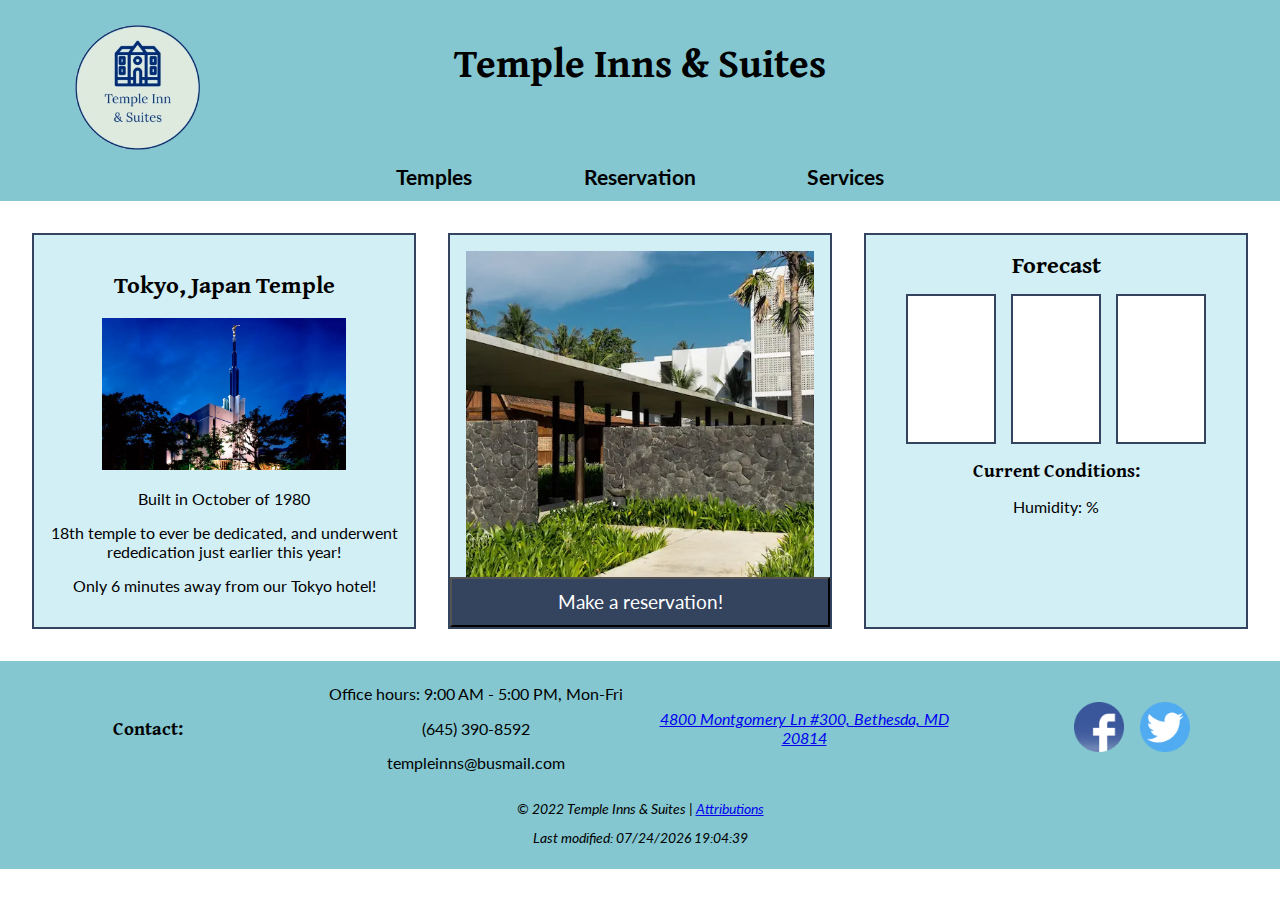
<file: index.html>
<!DOCTYPE html>
<html lang="en">
<head>
    <meta charset="UTF-8">
    <meta http-equiv="X-UA-Compatible" content="IE=edge">
    <meta name="viewport" content="width=device-width, initial-scale=1.0">
    <meta name="description" content="A place to stay for templegoers and travellers.">
    <title>Temple Inns & Suites</title>
    <link rel="preconnect" href="https://fonts.googleapis.com">
    <link rel="preconnect" href="https://fonts.gstatic.com" crossorigin>
    <link href="https://fonts.googleapis.com/css2?family=Gentium+Book+Plus&family=Lato&display=swap" rel="stylesheet">
    <link rel="stylesheet" href="./css/normalize.css">
    <link rel="stylesheet" href="./css/small.css">
    <link rel="stylesheet" href="./css/medium.css">
    <link rel="stylesheet" href="./css/large.css">
    <link rel="icon" type="image/x-icon" href="./images/favicon.ico">
</head>
<body id="homepage">
    <header>
        <div id="header-logo">
            <a href="#"><img src="./images/logo.webp" alt="Temple Inns & Suites Logo" width="400" height="400"></a>
        </div>
        <section>
            <h1>Temple Inns & Suites</h1>
        </section>
        <nav>
            <ul class="navigation">
                <li class="temple-link"><a href="./temples.html">Temples</a></li>
                <li class="reservation-link"><a href="./reservation.html">Reservation</a></li>
                <li class="services-link"><a href="./services/">Services</a></li>
            </ul>
        </nav>
    </header>
    <main id="home-grid">
        <div id="home-grid-hero">
            <img src="./images/axel-bimashanda-EnGkTrHmKY4-unsplash.webp" alt="a walkway to a hotel" width="800" height="500">
            <a href="./reservation.html"><button>Make a reservation!</button></a>
        </div>
        <div id="home-grid-weather">
            <h2>Forecast</h2>
            <div class="forecast-grid">
                <div class="forecast" id="day1"></div>
                <div class="forecast" id="day2"></div>
                <div class="forecast" id="day3"></div>
            </div>
            <h3>Current Conditions:</h3>
            <p><span id="temperature"></span></p>
            <p><span id="conditions"></span></p>
            <p>Humidity: <span id="humidity"></span>%</p> 
        </div>
        <div id="home-grid-spotlight">
            <h2>Tokyo, Japan Temple</h2>
            <img src="./images/temples/tokyo_japan_temple_lds.webp" alt="tokyo japan temple" width="800" height="500">
            <p>Built in October of 1980</p>
            <p>18th temple to ever be dedicated, and underwent rededication just earlier this year!</p>
            <p>Only 6 minutes away from our Tokyo hotel!</p>
        </div>
    </main>
    <footer>
        <section id="contact-info">
            <h3>Contact:</h3>
            <div>
                <p>Office hours: 9:00 AM - 5:00 PM, Mon-Fri</p>
                <p>(645) 390-8592</p>
                <p>templeinns@busmail.com</p>
            </div>
            <a href="https://goo.gl/maps/cLXkgFvrrrNbgQRQ8"><em>4800 Montgomery Ln #300, Bethesda, MD 20814</em></a>
            <div>
                <a href="https://www.facebook.com/"><img src="./images/facebook.png" alt="Facebook Logo" class="social-media-icon" width="50" height="50"></a>
                <a href="https://twitter.com/"><img src="./images/twitter.png" alt="Twitter Logo" class="social-media-icon" width="50" height="50"></a>
            </div>
        </section>
        <p id="copyright">&copy; 2022 Temple Inns & Suites | <a href="./attribution.html">Attributions</a></p>
        <p id="last-modified"></p>
    </footer>
    <script src="./js/footer.js"></script>
    <script src="./js/weather.js"></script>
</body>
</html>
</file>
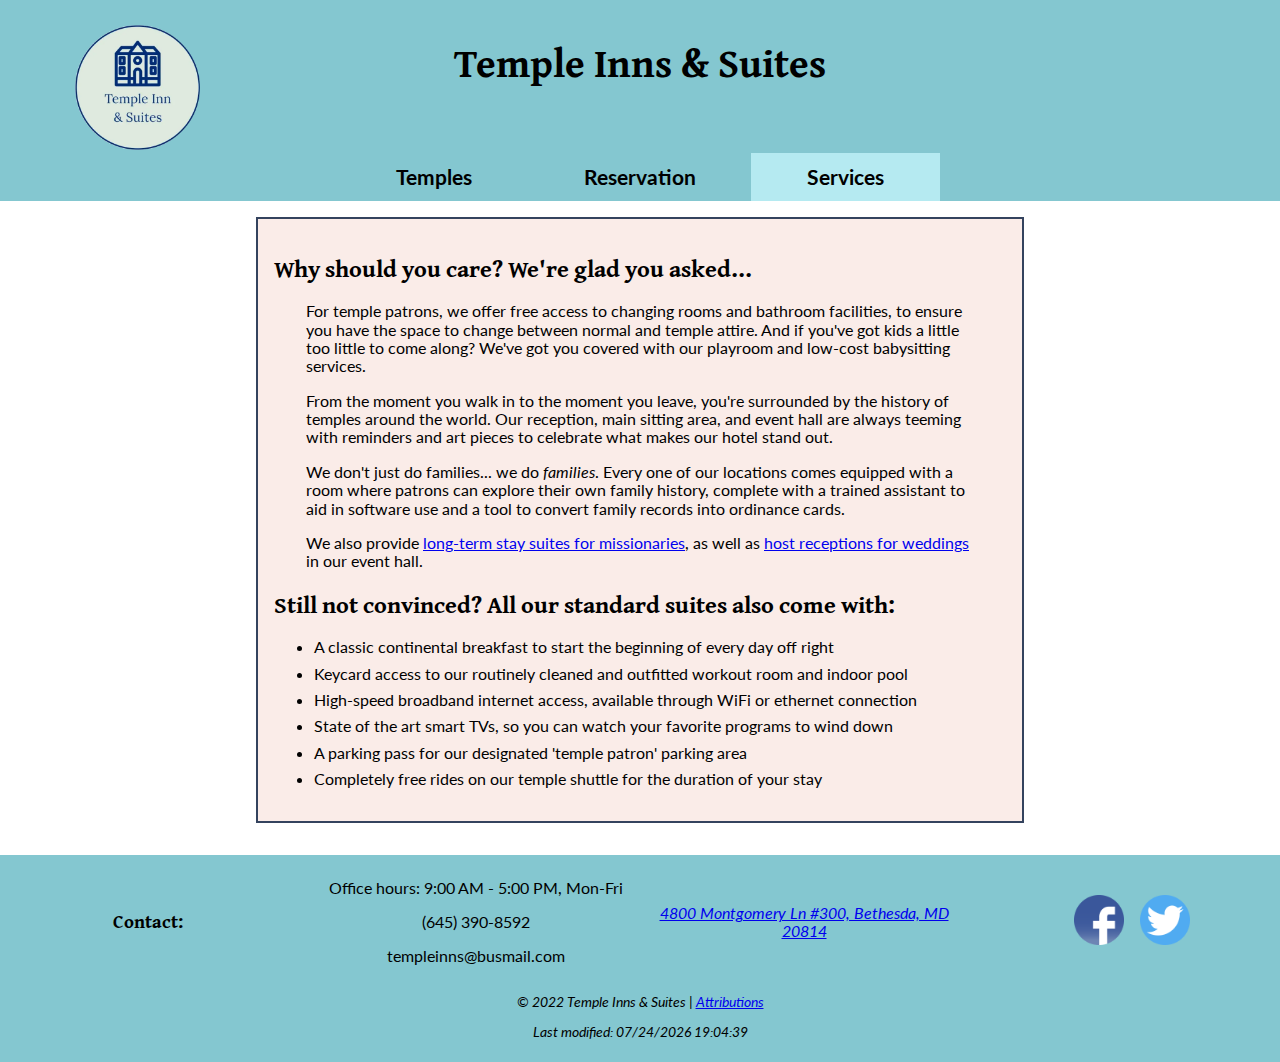
<file: services/index.html>
<!DOCTYPE html>
<html lang="en">
<head>
    <meta charset="UTF-8">
    <meta http-equiv="X-UA-Compatible" content="IE=edge">
    <meta name="viewport" content="width=device-width, initial-scale=1.0">
    <meta name="description" content="Come see what we have to offer!">
    <title>Services - Temple Inns & Suites</title>
    <link rel="preconnect" href="https://fonts.googleapis.com">
    <link rel="preconnect" href="https://fonts.gstatic.com" crossorigin>
    <link href="https://fonts.googleapis.com/css2?family=Gentium+Book+Plus&family=Lato&display=swap" rel="stylesheet">
    <link rel="stylesheet" href="../css/normalize.css">
    <link rel="stylesheet" href="../css/small.css">
    <link rel="stylesheet" href="../css/medium.css">
    <link rel="stylesheet" href="../css/large.css">
    <link rel="icon" type="image/x-icon" href="../images/favicon.ico">
</head>
<body id="services">
    <header>
        <div id="header-logo">
            <a href="../"><img src="../images/logo.webp" alt="Temple Inns & Suites Logo" width="400" height="400"></a>
        </div>
        <section>
            <h1>Temple Inns & Suites</h1>
        </section>
        <nav>
            <ul class="navigation">
                <li class="temple-link"><a href="../temples.html">Temples</a></li>
                <li class="reservation-link"><a href="../reservation.html">Reservation</a></li>
                <li class="services-link"><a href="#">Services</a></li>
            </ul>
        </nav>
    </header>
    <main>
        <h2>Why should you care? We're glad you asked...</h2>
        <p>For temple patrons, we offer free access to changing rooms and bathroom facilities, to ensure you have the space
            to change between normal and temple attire. And if you've got kids a little too little to come along? We've got
            you covered with our playroom and low-cost babysitting services.</p>
        <p>From the moment you walk in to the moment you leave, you're surrounded by the history of temples around the world.
            Our reception, main sitting area, and event hall are always teeming with reminders and art pieces to celebrate 
            what makes our hotel stand out.</p> 
        <p>We don't just do families... we do <em>families</em>. Every one of our locations comes equipped with a room where
            patrons can explore their own family history, complete with a trained assistant to aid in software use and a 
            tool to convert family records into ordinance cards.</p>
        <p>We also provide <a href="./missionary.html">long-term stay suites for missionaries</a>, as well as <a href="./reception.html">host receptions for weddings</a> in our event hall.</p>
        <h2>Still not convinced? All our standard suites also come with:</h2>
        <ul>
            <li>A classic continental breakfast to start the beginning of every day off right</li>
            <li>Keycard access to our routinely cleaned and outfitted workout room and indoor pool</li>
            <li>High-speed broadband internet access, available through WiFi or ethernet connection</li>
            <li>State of the art smart TVs, so you can watch your favorite programs to wind down</li>
            <li>A parking pass for our designated 'temple patron' parking area</li>
            <li>Completely free rides on our temple shuttle for the duration of your stay</li>
        </ul>
    </main>
    <footer>
        <section id="contact-info">
            <h3>Contact:</h3>
            <div>
                <p>Office hours: 9:00 AM - 5:00 PM, Mon-Fri</p>
                <p>(645) 390-8592</p>
                <p>templeinns@busmail.com</p>
            </div>
            <a href="https://goo.gl/maps/cLXkgFvrrrNbgQRQ8"><em>4800 Montgomery Ln #300, Bethesda, MD 20814</em></a>
            <div>
                <a href="https://www.facebook.com/"><img src="../images/facebook.png" alt="Facebook Logo" class="social-media-icon" width="50" height="50"></a>
                <a href="https://twitter.com/"><img src="../images/twitter.png" alt="Twitter Logo" class="social-media-icon" width="50" height="50"></a>
            </div>
        </section>
        <p id="copyright">&copy; 2022 Temple Inns & Suites | <a href="../attribution.html">Attributions</a></p>
        <p id="last-modified"></p>
    </footer>
    <script src="../js/footer.js"></script>
</body>
</html>
</file>
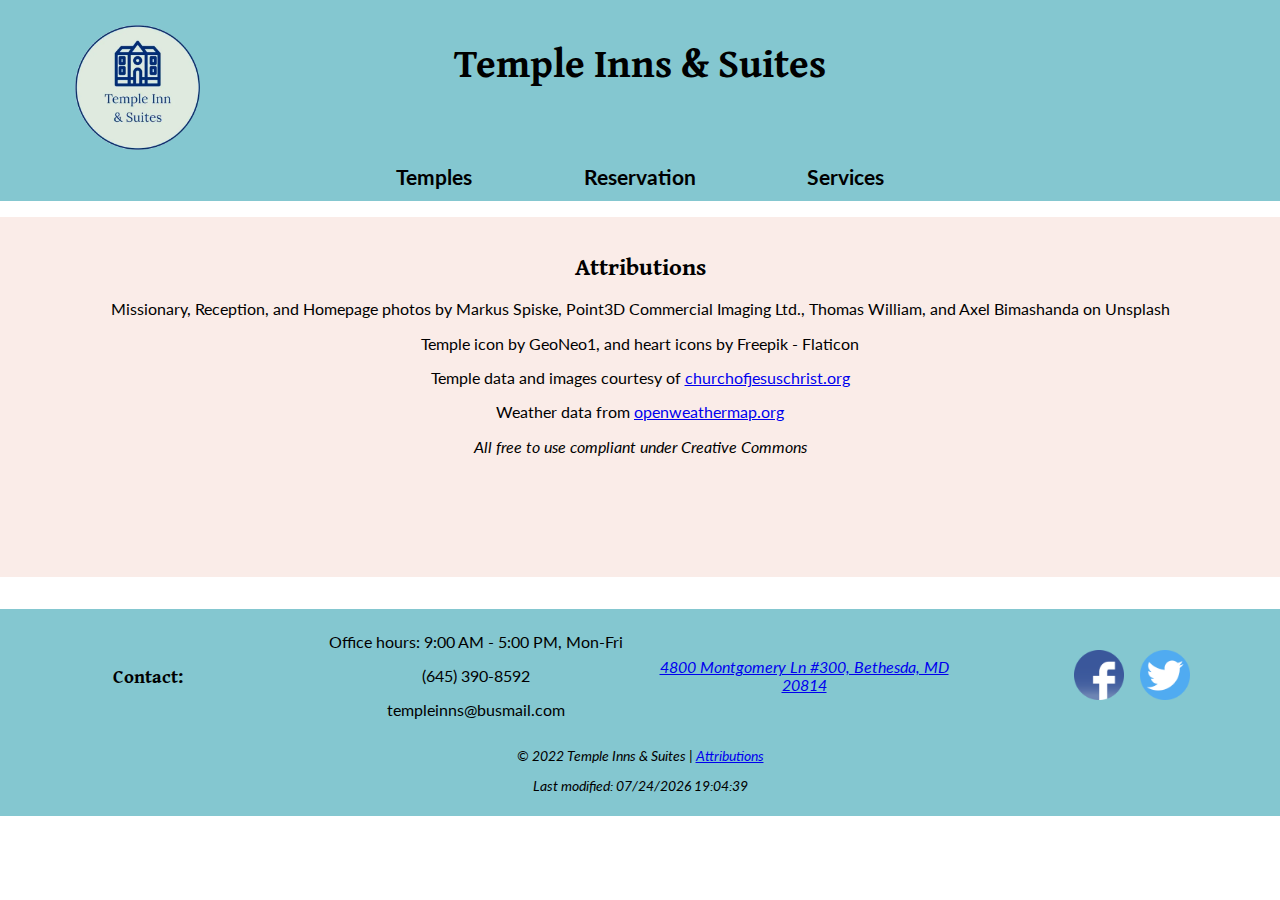
<file: attribution.html>
<!DOCTYPE html>
<html lang="en">
<head>
    <meta charset="UTF-8">
    <meta http-equiv="X-UA-Compatible" content="IE=edge">
    <meta name="viewport" content="width=device-width, initial-scale=1.0">
    <meta name="description" content="Content attribution page">
    <title>Attributions</title>
    <link rel="preconnect" href="https://fonts.googleapis.com">
    <link rel="preconnect" href="https://fonts.gstatic.com" crossorigin>
    <link href="https://fonts.googleapis.com/css2?family=Gentium+Book+Plus&family=Lato&display=swap" rel="stylesheet">
    <link rel="stylesheet" href="./css/normalize.css">
    <link rel="stylesheet" href="./css/small.css">
    <link rel="stylesheet" href="./css/medium.css">
    <link rel="stylesheet" href="./css/large.css">
    <link rel="icon" type="image/x-icon" href="./images/favicon.ico">
</head>
<body id="attributions">
    <header>
        <div id="header-logo">
            <a href="./"><img src="./images/logo.webp" alt="Temple Inns & Suites Logo" width="400" height="400"></a>
        </div>
        <section>
            <h1>Temple Inns & Suites</h1>
        </section>
        <nav>
            <ul class="navigation">
                <li class="temple-link"><a href="./temples.html">Temples</a></li>
                <li class="reservation-link"><a href="./reservation.html">Reservation</a></li>
                <li class="services-link"><a href="./services/">Services</a></li>
            </ul>
        </nav>
    </header>
    <main>
        <h2>Attributions</h2>
        <p>Missionary, Reception, and Homepage photos by 
            Markus Spiske, Point3D Commercial Imaging Ltd., Thomas William, and Axel Bimashanda on Unsplash</p>
        <p>Temple icon by GeoNeo1, and heart icons by Freepik - Flaticon
            </p>
        <p>Temple data and images courtesy of <a href="https://www.churchofjesuschrist.org/temples/list">churchofjesuschrist.org</a></p>
        <p>Weather data from <a href="https://openweathermap.org/">openweathermap.org</a></p>
        <p><em>All free to use compliant under Creative Commons</em></p>
    </main>
    <footer>
        <section id="contact-info">
            <h3>Contact:</h3>
            <div>
                <p>Office hours: 9:00 AM - 5:00 PM, Mon-Fri</p>
                <p>(645) 390-8592</p>
                <p>templeinns@busmail.com</p>
            </div>
            <a href="https://goo.gl/maps/cLXkgFvrrrNbgQRQ8"><em>4800 Montgomery Ln #300, Bethesda, MD 20814</em></a>
            <div>
                <a href="https://www.facebook.com/"><img src="./images/facebook.png" alt="Facebook Logo" class="social-media-icon" width="50" height="50"></a>
                <a href="https://twitter.com/"><img src="./images/twitter.png" alt="Twitter Logo" class="social-media-icon" width="50" height="50"></a>
            </div>
        </section>
        <p id="copyright">&copy; 2022 Temple Inns & Suites | <a href="./attribution.html">Attributions</a></p>
        <p id="last-modified"></p>
    </footer>
    <script src="./js/footer.js"></script>
</body>
</html>
</file>
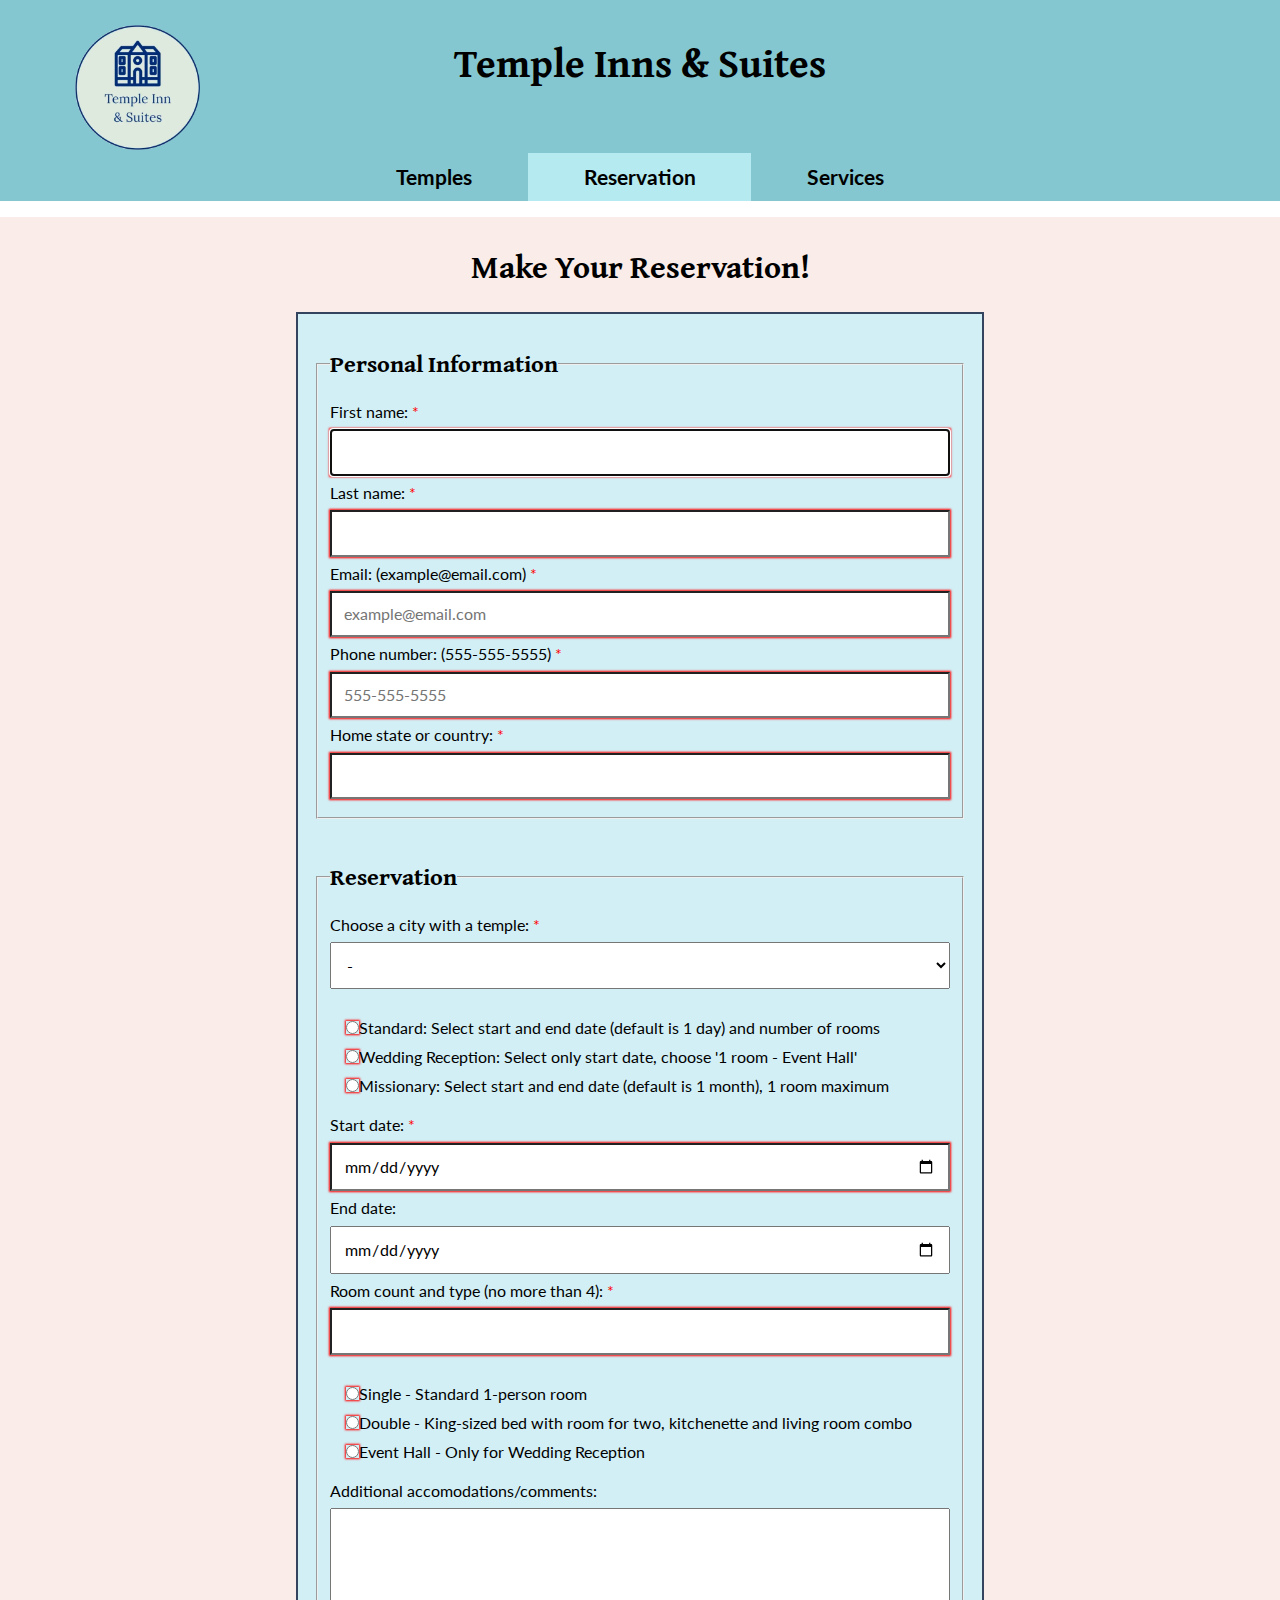
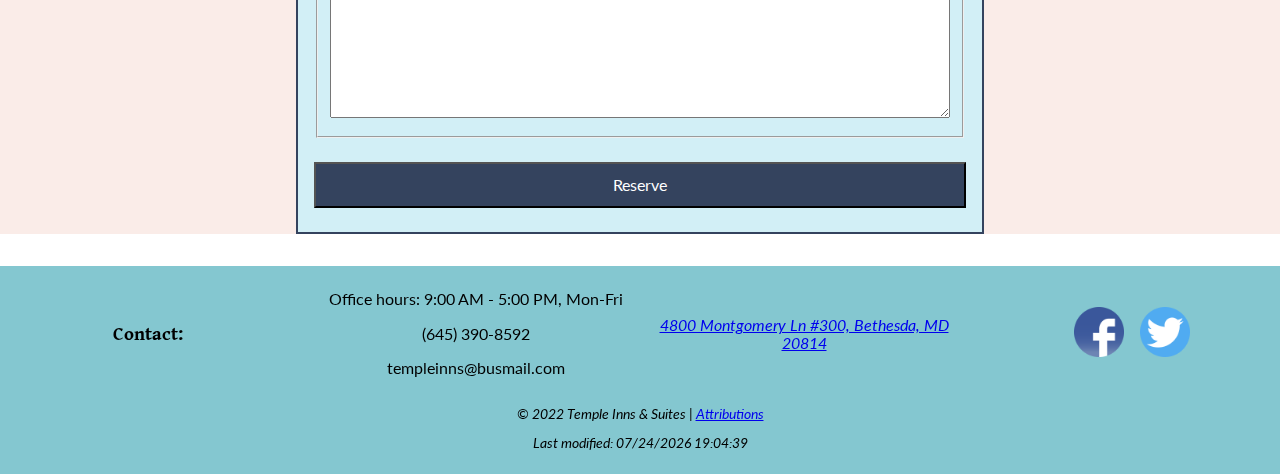
<file: reservation.html>
<!DOCTYPE html>
<html lang="en">
<head>
    <meta charset="UTF-8">
    <meta http-equiv="X-UA-Compatible" content="IE=edge">
    <meta name="viewport" content="width=device-width, initial-scale=1.0">
    <meta name="description" content="Make a reservation at one of our hotels!">
    <title>Make a Reservation - Temple Inns & Suites</title>
    <link rel="preconnect" href="https://fonts.googleapis.com">
    <link rel="preconnect" href="https://fonts.gstatic.com" crossorigin>
    <link href="https://fonts.googleapis.com/css2?family=Gentium+Book+Plus&family=Lato&display=swap" rel="stylesheet">
    <link rel="stylesheet" href="./css/normalize.css">
    <link rel="stylesheet" href="./css/small.css">
    <link rel="stylesheet" href="./css/medium.css">
    <link rel="stylesheet" href="./css/large.css">
    <link rel="icon" type="image/x-icon" href="./images/favicon.ico">
</head>
<body id="reservation">
    <header>
        <div id="header-logo">
            <a href="./"><img src="./images/logo.webp" alt="Temple Inns & Suites Logo" width="400" height="400"></a>
        </div>
        <section>
            <h1>Temple Inns & Suites</h1>
        </section>
        <nav>
            <ul class="navigation">
                <li class="temple-link"><a href="./temples.html">Temples</a></li>
                <li class="reservation-link"><a href="#">Reservation</a></li>
                <li class="services-link"><a href="./services/">Services</a></li>
            </ul>
        </nav>
    </header>
    <main id="reservation-main">
        <h2 id="reservation-message">Make Your Reservation!</h2>
        <form method="get" action="./thankyou.html">
            <fieldset>
                <legend><h2>Personal Information</h2></legend>

                <label for="firstname" class="required">First name:</label>
                <input type="text" name="firstname" id="firstname" autofocus required>

                <label for="lastname" class="required">Last name:</label>
                <input type="text" name="lastname" id="lastname" required>

                <label for="email" class="required">Email: (example@email.com)</label>
                <input type="email" name="email" id="email" placeholder="example@email.com" required>

                <label for="phone" class="required">Phone number: (555-555-5555)</label>
                <input type="tel" name="phone" id="phone" placeholder="555-555-5555" required>

                <label for="state" class="required">Home state or country:</label>
                <input type="text" name="state" id="state" required>
            </fieldset>
            <fieldset>
                <legend><h2>Reservation</h2></legend>

                <label for="location" class="required">Choose a city with a temple: </label>
                <select name="location" id="location" required>
                    <option disabled selected value="">-</option>
                    <option value="atlanta">Atlanta, Georgia</option>
                    <option value="london">London, England</option>
                    <option value="montreal">Montreal, Quebec</option>
                    <option value="tokyo">Tokyo, Japan</option>
                </select>
                
                <div id="reservation-types">
                    <label><input type="radio" name="reservation-type" value="standard" class="required" required>Standard: Select start and end date (default is 1 day) and number of rooms</label>
                    <label><input type="radio" name="reservation-type" value="reception">Wedding Reception: Select only start date, choose '1 room - Event Hall'</label>
                    <label><input type="radio" name="reservation-type" value="missionary">Missionary: Select start and end date (default is 1 month), 1 room maximum</label>    
                </div>
                
                <label for="start-date" class="required">Start date:</label>
                <input type="date" name="start-date" id="start-date" required>

                <label for="end-date">End date:</label>
                <input type="date" name="end-date" id="end-date">

                <label for="roomcount" class="required">Room count and type (no more than 4):</label>
                <input type="number" id="roomcount" name="roomcount" min="1" max="4" required>

                <div id="room-types" class="required">
                    <label><input type="radio" name="room-type" value="single" class="required" required>Single - Standard 1-person room</label>
                    <label><input type="radio" name="room-type" value="double">Double - King-sized bed with room for two, kitchenette and living room combo</label>
                    <label><input type="radio" name="room-type" value="event-hall">Event Hall - Only for Wedding Reception</label>
                </div>

                <label for="comments">Additional accomodations/comments:</label>
                <textarea name="comments" id="comments" rows="10"></textarea>
            </fieldset>
            <input class="submit-button" type="submit" value="Reserve">
        </form>
    </main>
    <footer>
        <section id="contact-info">
            <h3>Contact:</h3>
            <div>
                <p>Office hours: 9:00 AM - 5:00 PM, Mon-Fri</p>
                <p>(645) 390-8592</p>
                <p>templeinns@busmail.com</p>
            </div>
            <a href="https://goo.gl/maps/cLXkgFvrrrNbgQRQ8"><em>4800 Montgomery Ln #300, Bethesda, MD 20814</em></a>
            <div>
                <a href="https://www.facebook.com/"><img src="./images/facebook.png" alt="Facebook Logo" class="social-media-icon" width="50" height="50"></a>
                <a href="https://twitter.com/"><img src="./images/twitter.png" alt="Twitter Logo" class="social-media-icon" width="50" height="50"></a></div>
        </section>
        <p id="copyright">&copy; 2022 Temple Inns & Suites | <a href="./attribution.html">Attributions</a></p>
        <p id="last-modified"></p>
    </footer>
    <script src="./js/footer.js"></script>
</body>
</html>
</file>
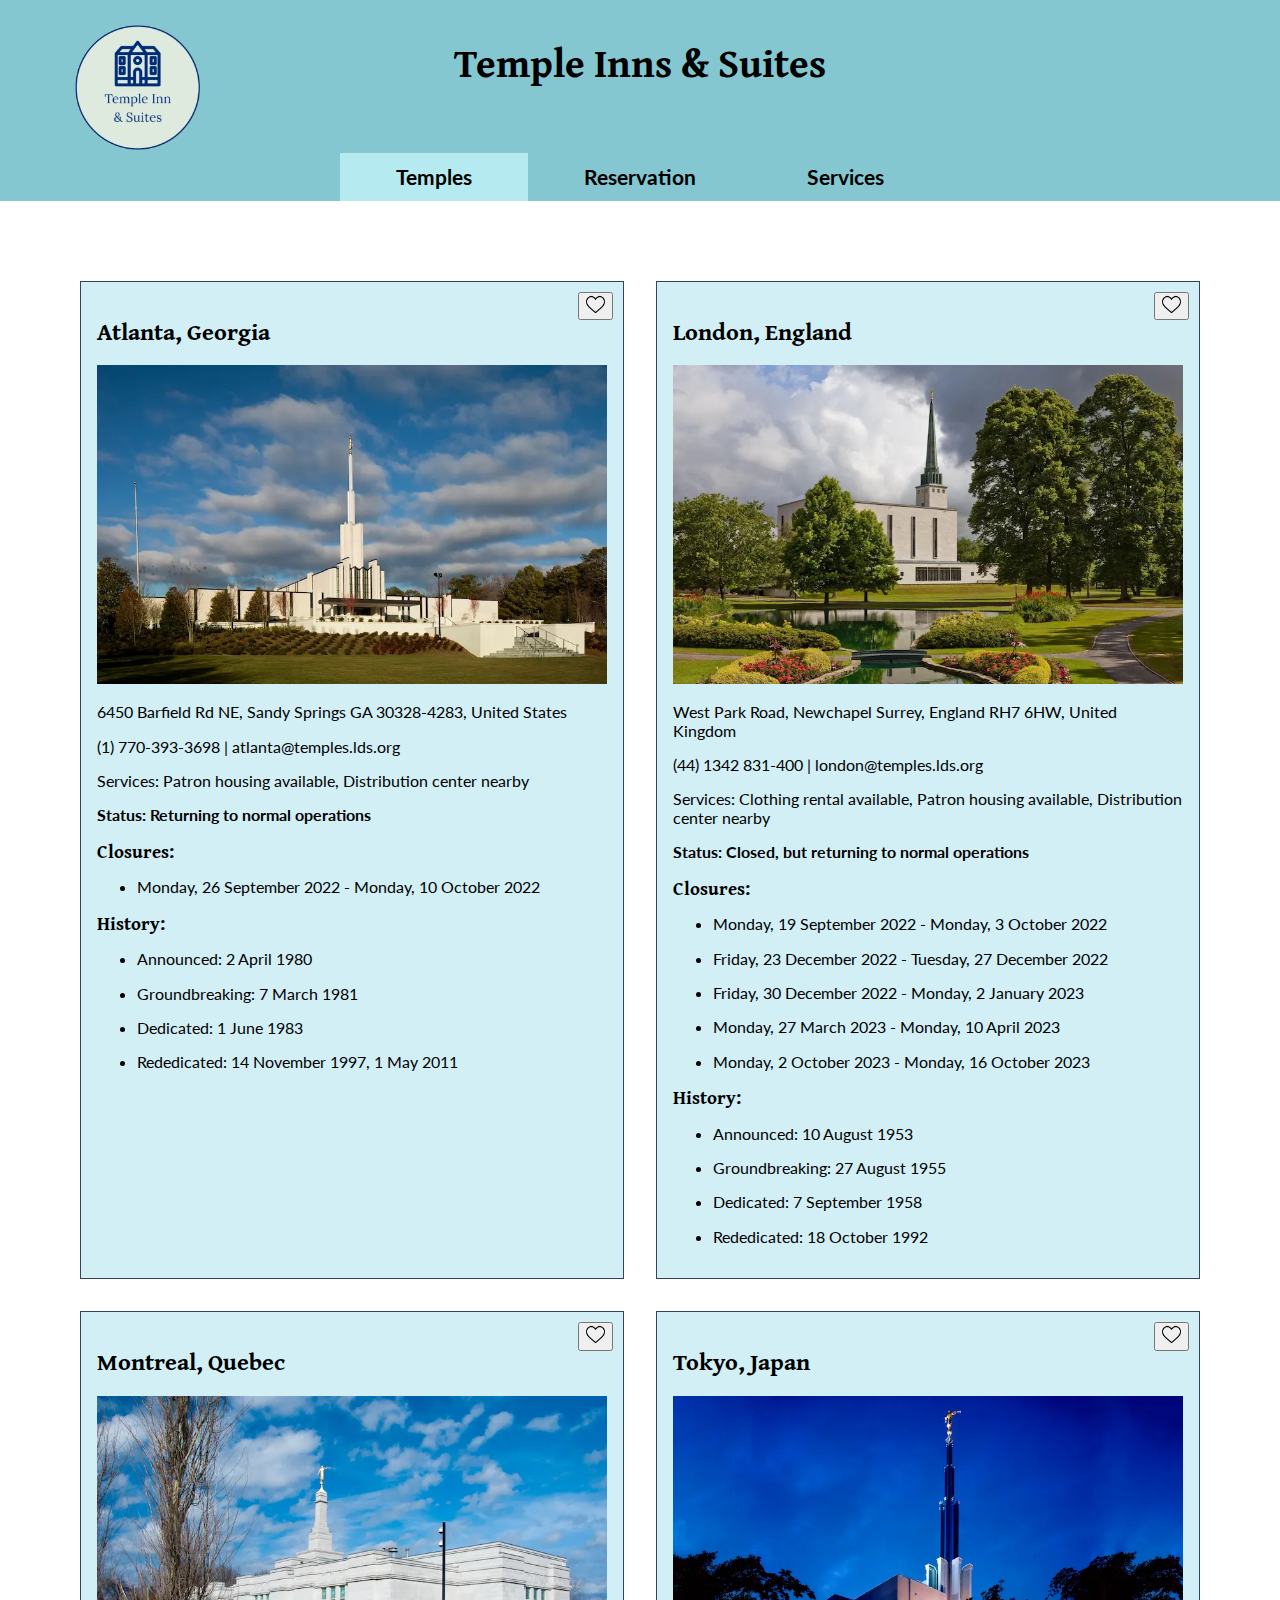
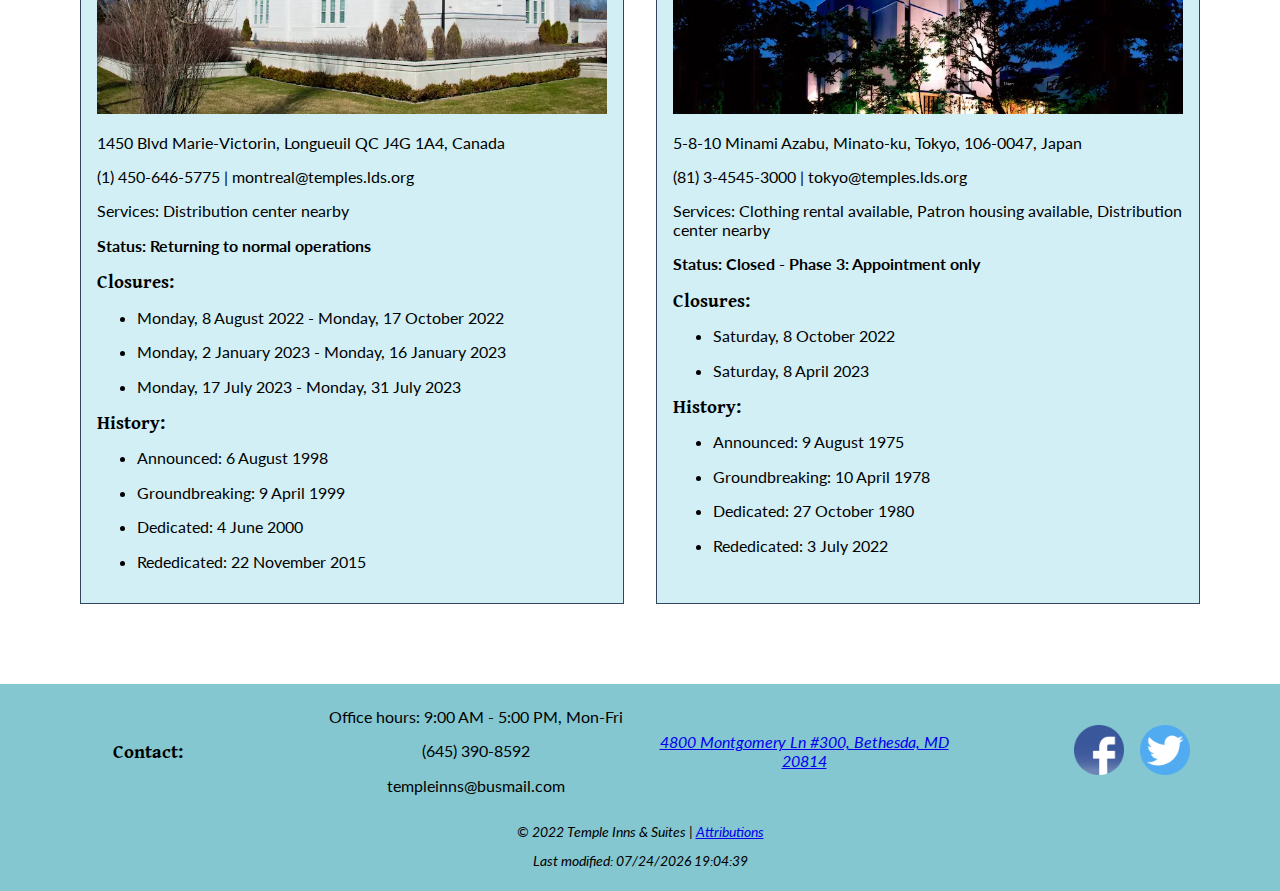
<file: temples.html>
<!DOCTYPE html>
<html lang="en">
<head>
    <meta charset="UTF-8">
    <meta http-equiv="X-UA-Compatible" content="IE=edge">
    <meta name="viewport" content="width=device-width, initial-scale=1.0">
    <meta name="description" content="Take a look at the temples we're near and see which ones you like!">
    <title>Temples- Temple Inns & Suites</title>
    <link rel="preconnect" href="https://fonts.googleapis.com">
    <link rel="preconnect" href="https://fonts.gstatic.com" crossorigin>
    <link href="https://fonts.googleapis.com/css2?family=Gentium+Book+Plus&family=Lato&display=swap" rel="stylesheet">
    <link rel="stylesheet" href="./css/normalize.css">
    <link rel="stylesheet" href="./css/small.css">
    <link rel="stylesheet" href="./css/medium.css">
    <link rel="stylesheet" href="./css/large.css">
    <link rel="icon" type="image/x-icon" href="./images/favicon.ico">
</head>
<body id="temples">
    <header>
        <div id="header-logo">
            <a href="./"><img src="./images/logo.webp" alt="Temple Inns & Suites Logo" width="400" height="400"></a>
        </div>
        <section>
            <h1>Temple Inns & Suites</h1>
        </section>
        <nav>
            <ul class="navigation">
                <li class="temple-link"><a href="#">Temples</a></li>
                <li class="reservation-link"><a href="./reservation.html">Reservation</a></li>
                <li class="services-link"><a href="./services/">Services</a></li>
            </ul>
        </nav>
    </header>
    <main id="temple-directory">
        
    </main>
    <footer>
        <section id="contact-info">
            <h3>Contact:</h3>
            <div>
                <p>Office hours: 9:00 AM - 5:00 PM, Mon-Fri</p>
                <p>(645) 390-8592</p>
                <p>templeinns@busmail.com</p>
            </div>
            <a href="https://goo.gl/maps/cLXkgFvrrrNbgQRQ8"><em>4800 Montgomery Ln #300, Bethesda, MD 20814</em></a>
            <div>
                <a href="https://www.facebook.com/"><img src="./images/facebook.png" alt="Facebook Logo" class="social-media-icon" width="50" height="50"></a>
                <a href="https://twitter.com/"><img src="./images/twitter.png" alt="Twitter Logo" class="social-media-icon" width="50" height="50"></a></div>
        </section>
        <p id="copyright">&copy; 2022 Temple Inns & Suites | <a href="./attribution.html">Attributions</a></p>
        <p id="last-modified"></p>
    </footer>
    <script src="./js/footer.js"></script>
    <script src="./js/temples.js"></script>
</body>
</html>
</file>
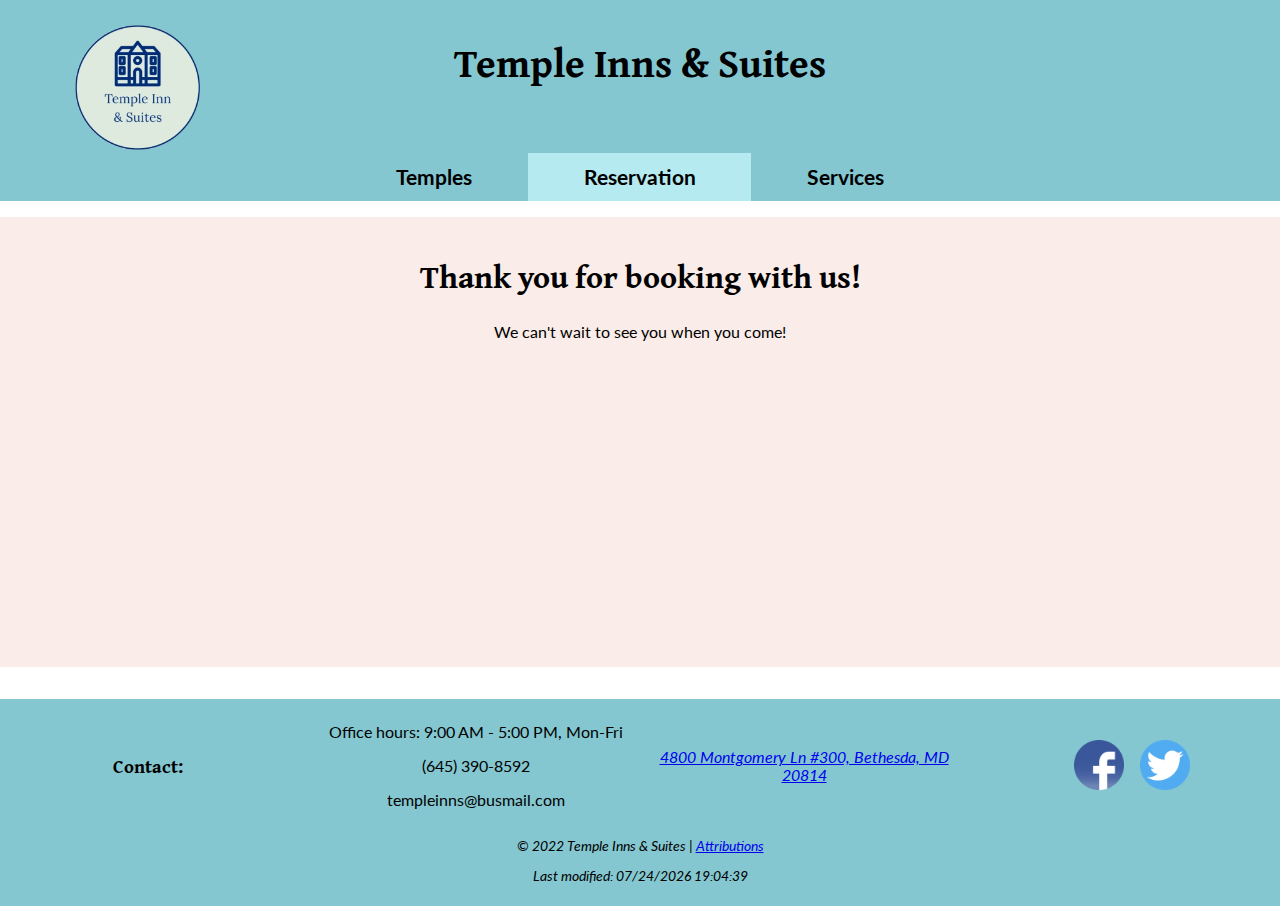
<file: thankyou.html>
<!DOCTYPE html>
<html lang="en">
<head>
    <meta charset="UTF-8">
    <meta http-equiv="X-UA-Compatible" content="IE=edge">
    <meta name="viewport" content="width=device-width, initial-scale=1.0">
    <meta name="description" content="Make a reservation at one of our hotels!">
    <title>Make a Reservation - Temple Inns & Suites</title>
    <link rel="preconnect" href="https://fonts.googleapis.com">
    <link rel="preconnect" href="https://fonts.gstatic.com" crossorigin>
    <link href="https://fonts.googleapis.com/css2?family=Gentium+Book+Plus&family=Lato&display=swap" rel="stylesheet">
    <link rel="stylesheet" href="./css/normalize.css">
    <link rel="stylesheet" href="./css/small.css">
    <link rel="stylesheet" href="./css/medium.css">
    <link rel="stylesheet" href="./css/large.css">
    <link rel="icon" type="image/x-icon" href="./images/favicon.ico">
</head>
<body id="reservation">
    <header>
        <div id="header-logo">
            <a href="./"><img src="./images/logo.webp" alt="Temple Inns & Suites Logo" width="400" height="400"></a>
        </div>
        <section>
            <h1>Temple Inns & Suites</h1>
        </section>
        <nav>
            <ul class="navigation">
                <li class="temple-link"><a href="./temples.html">Temples</a></li>
                <li class="reservation-link"><a href="./reservation.html">Reservation</a></li>
                <li class="services-link"><a href="./services/">Services</a></li>
            </ul>
        </nav>
    </header>
    <main id="thankyou">
        <h2>Thank you for booking with us!</h2>
        <p>We can't wait to see you when you come!</p>
    </main>
    <footer>
        <section id="contact-info">
            <h3>Contact:</h3>
            <div>
                <p>Office hours: 9:00 AM - 5:00 PM, Mon-Fri</p>
                <p>(645) 390-8592</p>
                <p>templeinns@busmail.com</p>
            </div>
            <a href="https://goo.gl/maps/cLXkgFvrrrNbgQRQ8"><em>4800 Montgomery Ln #300, Bethesda, MD 20814</em></a>
            <div>
                <a href="https://www.facebook.com/"><img src="./images/facebook.png" alt="Facebook Logo" class="social-media-icon" width="50" height="50"></a>
                <a href="https://twitter.com/"><img src="./images/twitter.png" alt="Twitter Logo" class="social-media-icon" width="50" height="50"></a></div>
        </section>
        <p id="copyright">&copy; 2022 Temple Inns & Suites | <a href="./attribution.html">Attributions</a></p>
        <p id="last-modified"></p>
    </footer>
    <script src="./js/footer.js"></script>
</body>
</html>
</file>
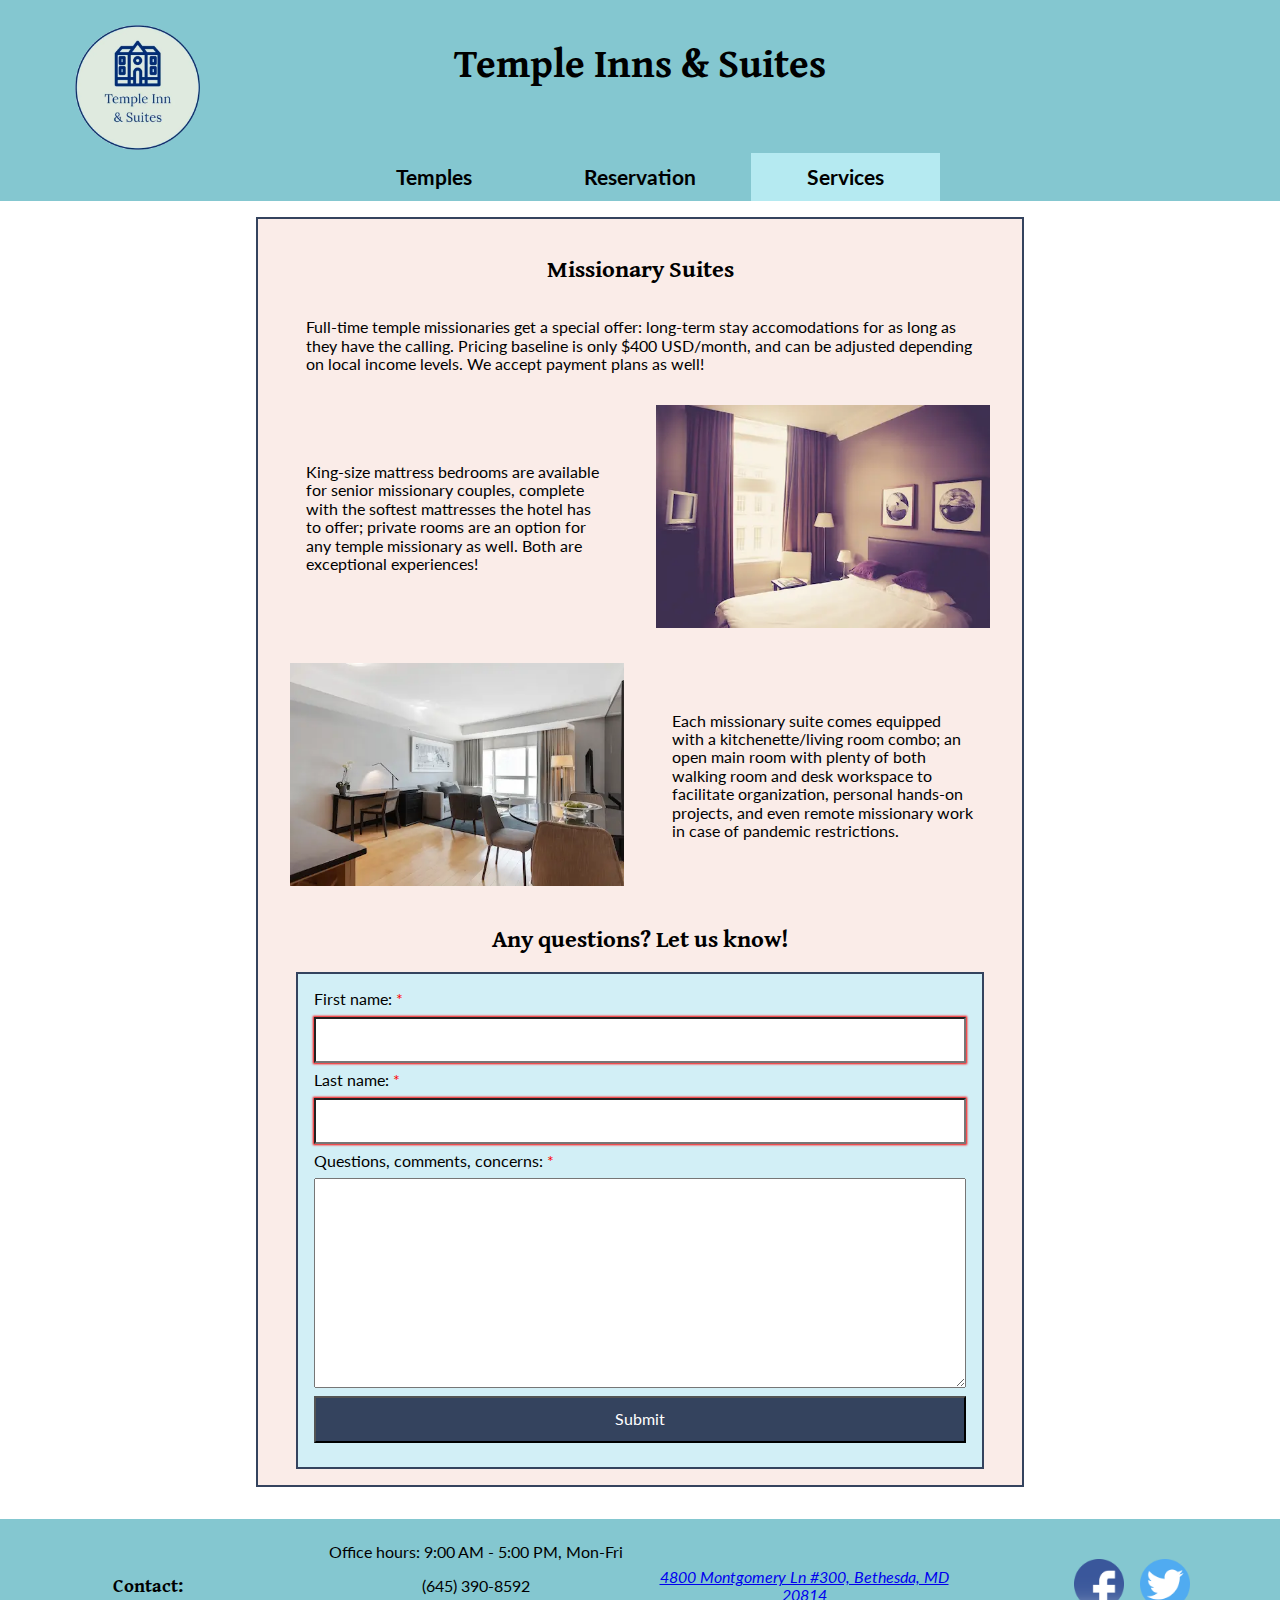
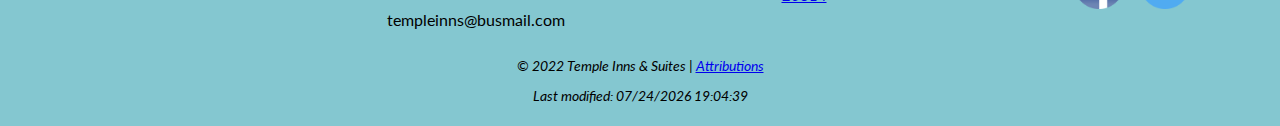
<file: services/missionary.html>
<!DOCTYPE html>
<html lang="en">
<head>
    <meta charset="UTF-8">
    <meta http-equiv="X-UA-Compatible" content="IE=edge">
    <meta name="viewport" content="width=device-width, initial-scale=1.0">
    <meta name="description" content="Long-term rooms for temple missionaries">
    <title>Missionary Suites - Temple Inns & Suites</title>
    <link rel="preconnect" href="https://fonts.googleapis.com">
    <link rel="preconnect" href="https://fonts.gstatic.com" crossorigin>
    <link href="https://fonts.googleapis.com/css2?family=Gentium+Book+Plus&family=Lato&display=swap" rel="stylesheet">
    <link rel="stylesheet" href="../css/normalize.css">
    <link rel="stylesheet" href="../css/small.css">
    <link rel="stylesheet" href="../css/medium.css">
    <link rel="stylesheet" href="../css/large.css">
    <link rel="icon" type="image/x-icon" href="../images/favicon.ico">
</head>
<body id="services">
    <header>
        <div id="header-logo">
            <a href="../"><img src="../images/logo.webp" alt="Temple Inns & Suites Logo" width="400" height="400"></a>
        </div>
        <section>
            <h1>Temple Inns & Suites</h1>
        </section>
        <nav>
            <ul class="navigation">
                <li class="temple-link"><a href="../temples.html">Temples</a></li>
                <li class="reservation-link"><a href="../reservation.html">Reservation</a></li>
                <li class="services-link"><a href="./">Services</a></li>
            </ul>
        </nav>
    </header>
    <main id="missionary-main">
        <h2>Missionary Suites</h2>
        <p>Full-time temple missionaries get a special offer: long-term stay accomodations for as long as they have the calling. Pricing
            baseline is only $400 USD/month, and can be adjusted depending on local income levels. We accept payment plans as well!</p>
        <p>King-size mattress bedrooms are available for senior missionary couples, complete with the softest mattresses the hotel has to offer; 
            private rooms are an option for any temple missionary as well. Both are exceptional experiences!</p>
        <div class="missionary-suite" id="missionary-suite-2">
            <img src="../images/markus-spiske-g5ZIXjzRGds-unsplash.webp" alt="bedroom with a large bed" width="500" height="333">
        </div>
        <div class="missionary-suite" id="missionary-suite-1">
            <img src="../images/point3d-commercial-imaging-ltd-oR1M4Bl1PUU-unsplash.webp" alt="open living space with desks and chairs" width="500" height="333">
        </div>
        <p>Each missionary suite comes equipped with a kitchenette/living room combo; an open main room with plenty of both walking room and
            desk workspace to facilitate organization, personal hands-on projects, and even remote missionary work in case of
            pandemic restrictions.</p>
        <h2>Any questions? Let us know!</h2>
        <form method="get" action="./thankyou.html">
            <label for="firstname" class="required">First name:</label>
            <input type="text" name="firstname" id="firstname" required>

            <label for="lastname" class="required">Last name:</label>
            <input type="text" name="lastname" id="lastname" required>

            <label for="comments" class="required">Questions, comments, concerns:</label>
            <textarea name="comments" id="comments" rows="10" required></textarea>

            <input class="submit-button" type="submit" value="Submit">
        </form>
    </main>
    <footer>
        <section id="contact-info">
            <h3>Contact:</h3>
            <div>
                <p>Office hours: 9:00 AM - 5:00 PM, Mon-Fri</p>
                <p>(645) 390-8592</p>
                <p>templeinns@busmail.com</p>
            </div>
            <a href="https://goo.gl/maps/cLXkgFvrrrNbgQRQ8"><em>4800 Montgomery Ln #300, Bethesda, MD 20814</em></a>
            <div>
                <a href="https://www.facebook.com/"><img src="../images/facebook.png" alt="Facebook Logo" class="social-media-icon" width="50" height="50"></a>
                <a href="https://twitter.com/"><img src="../images/twitter.png" alt="Twitter Logo" class="social-media-icon" width="50" height="50"></a>
            </div>
        </section>
        <p id="copyright">&copy; 2022 Temple Inns & Suites | <a href="../attribution.html">Attributions</a></p>
        <p id="last-modified"></p>
    </footer>
    <script src="../js/footer.js"></script>
</body>
</html>
</file>
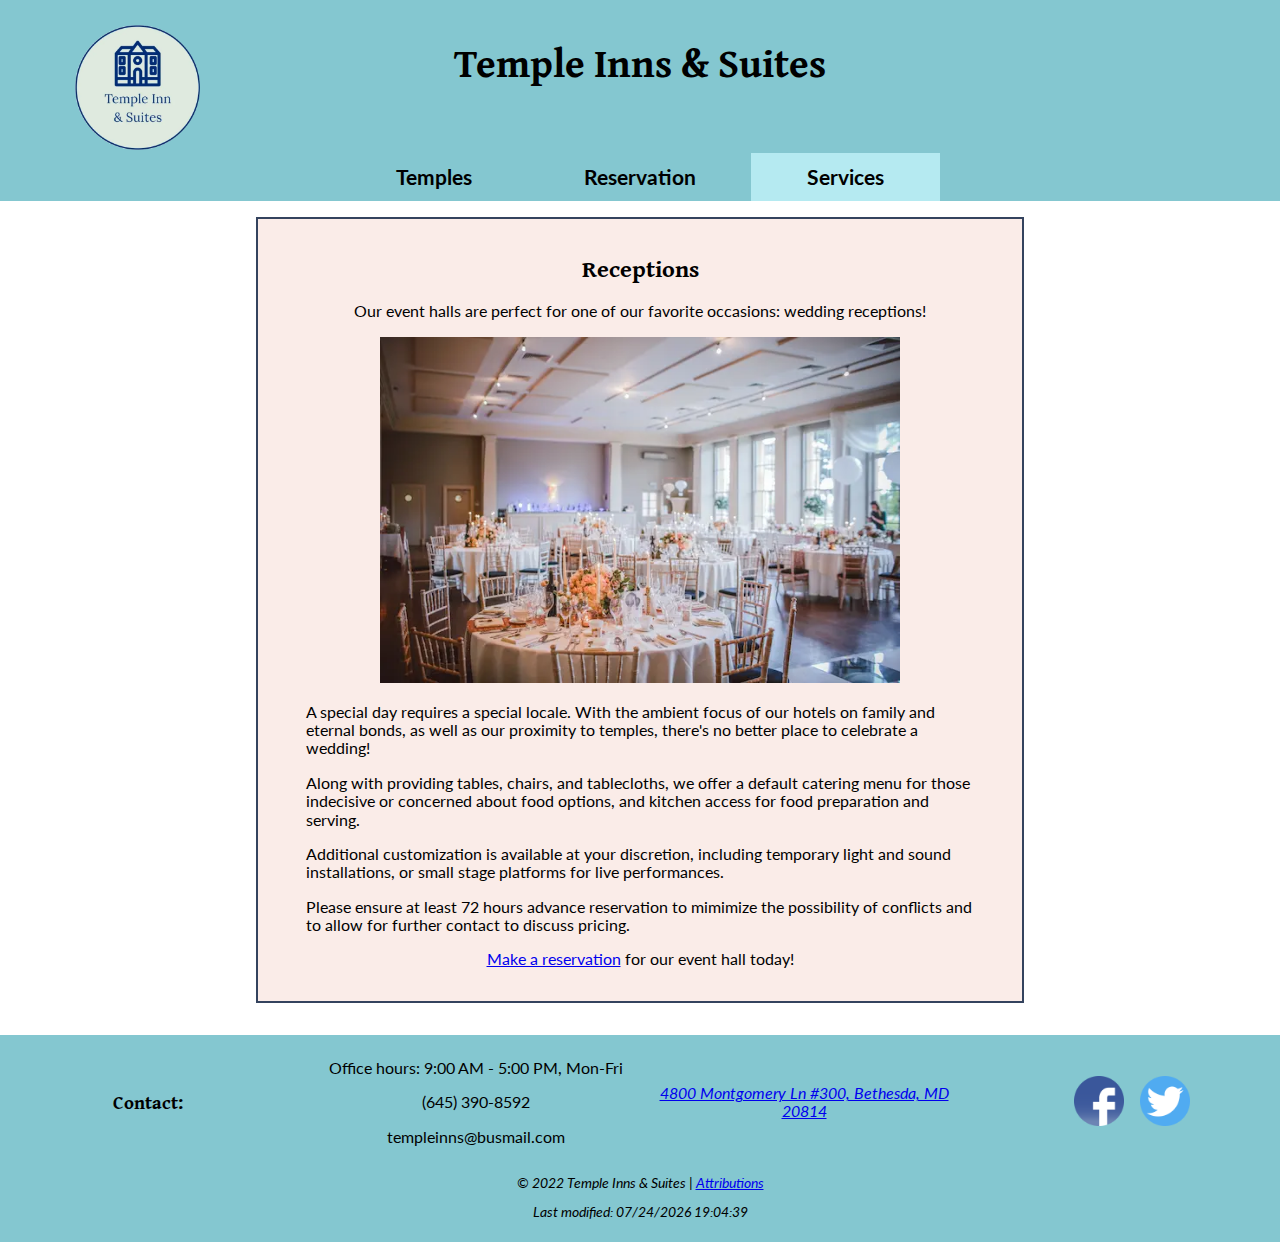
<file: services/reception.html>
<!DOCTYPE html>
<html lang="en">
<head>
    <meta charset="UTF-8">
    <meta http-equiv="X-UA-Compatible" content="IE=edge">
    <meta name="viewport" content="width=device-width, initial-scale=1.0">
    <meta name="description" content="Wedding catering and services available">
    <title>Receptions - Temple Inns & Suites</title>
    <link rel="preconnect" href="https://fonts.googleapis.com">
    <link rel="preconnect" href="https://fonts.gstatic.com" crossorigin>
    <link href="https://fonts.googleapis.com/css2?family=Gentium+Book+Plus&family=Lato&display=swap" rel="stylesheet">
    <link rel="stylesheet" href="../css/normalize.css">
    <link rel="stylesheet" href="../css/small.css">
    <link rel="stylesheet" href="../css/medium.css">
    <link rel="stylesheet" href="../css/large.css">
    <link rel="icon" type="image/x-icon" href="../images/favicon.ico">
</head>
<body id="services">
    <header>
        <div id="header-logo">
            <a href="../"><img src="../images/logo.webp" alt="Temple Inns & Suites Logo" width="400" height="400"></a>
        </div>
        <section>
            <h1>Temple Inns & Suites</h1>
        </section>
        <nav>
            <ul class="navigation">
                <li class="temple-link"><a href="../temples.html">Temples</a></li>
                <li class="reservation-link"><a href="../reservation.html">Reservation</a></li>
                <li class="services-link"><a href="./">Services</a></li>
            </ul>
        </nav>
    </header>
    <main id="reception">
        <h2>Receptions</h2>
        <p>Our event halls are perfect for one of our favorite occasions: wedding receptions!</p>
        <div id="reception-image-div">
            <img src="../images/thomas-william-OAVqa8hQvWI-unsplash.webp" alt="wedding reception area with tables and chairs" width="600" height="400">
        </div>
        <p>A special day requires a special locale. With the ambient focus of our hotels on family and eternal bonds, as well as our proximity to temples, there's no better place to celebrate a wedding!</p>
        <p>Along with providing tables, chairs, and tablecloths, we offer a default catering menu for those indecisive or concerned about food options, and kitchen access for food preparation and serving.</p>
        <p>Additional customization is available at your discretion, including temporary light and sound installations, or small stage platforms for live performances.</p>
        <p>Please ensure at least 72 hours advance reservation to mimimize the possibility of conflicts and to allow for further contact to discuss pricing.</p>
        <p><a href="../reservation.html">Make a reservation</a> for our event hall today!</p>
    </main>
    <footer>
        <section id="contact-info">
            <h3>Contact:</h3>
            <div>
                <p>Office hours: 9:00 AM - 5:00 PM, Mon-Fri</p>
                <p>(645) 390-8592</p>
                <p>templeinns@busmail.com</p>
            </div>
            <a href="https://goo.gl/maps/cLXkgFvrrrNbgQRQ8"><em>4800 Montgomery Ln #300, Bethesda, MD 20814</em></a>
            <div>
                <a href="https://www.facebook.com/"><img src="../images/facebook.png" alt="Facebook Logo" class="social-media-icon" width="50" height="50"></a>
                <a href="https://twitter.com/"><img src="../images/twitter.png" alt="Twitter Logo" class="social-media-icon" width="50" height="50"></a></div>
        </section>
        <p id="copyright">&copy; 2022 Temple Inns & Suites | <a href="../attribution.html">Attributions</a></p>
        <p id="last-modified"></p>
    </footer>
    <script src="../js/footer.js"></script>
</body>
</html>
</file>
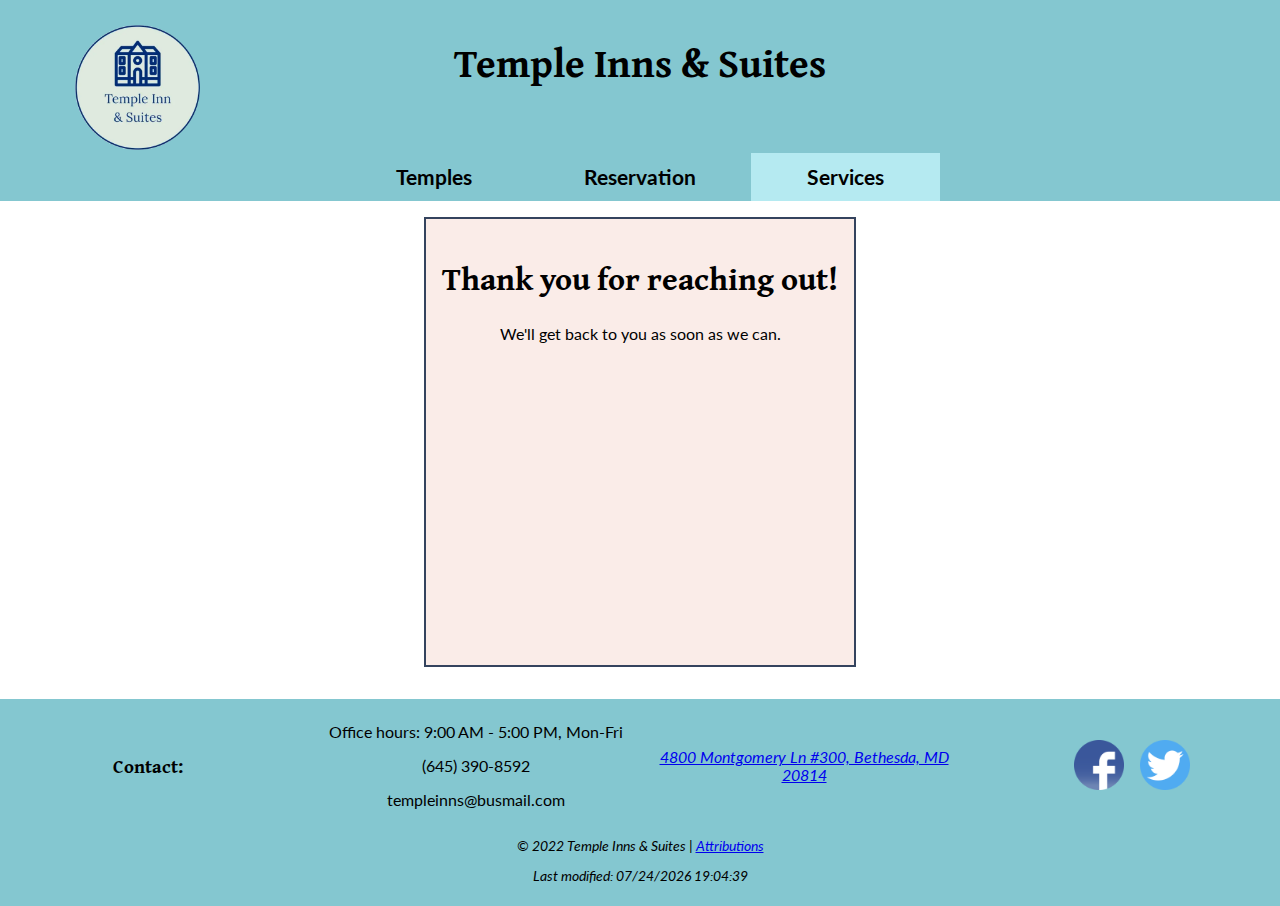
<file: services/thankyou.html>
<!DOCTYPE html>
<html lang="en">
<head>
    <meta charset="UTF-8">
    <meta http-equiv="X-UA-Compatible" content="IE=edge">
    <meta name="viewport" content="width=device-width, initial-scale=1.0">
    <meta name="description" content="Long-term rooms for temple missionaries">
    <title>Missionary Suites - Temple Inns & Suites</title>
    <link rel="preconnect" href="https://fonts.googleapis.com">
    <link rel="preconnect" href="https://fonts.gstatic.com" crossorigin>
    <link href="https://fonts.googleapis.com/css2?family=Gentium+Book+Plus&family=Lato&display=swap" rel="stylesheet">
    <link rel="stylesheet" href="../css/normalize.css">
    <link rel="stylesheet" href="../css/small.css">
    <link rel="stylesheet" href="../css/medium.css">
    <link rel="stylesheet" href="../css/large.css">
    <link rel="icon" type="image/x-icon" href="../images/favicon.ico">
</head>
<body id="services">
    <header>
        <div id="header-logo">
            <a href="../"><img src="../images/logo.webp" alt="Temple Inns & Suites Logo" width="400" height="400"></a>
        </div>
        <section>
            <h1>Temple Inns & Suites</h1>
        </section>
        <nav>
            <ul class="navigation">
                <li class="temple-link"><a href="../temples.html">Temples</a></li>
                <li class="reservation-link"><a href="../reservation.html">Reservation</a></li>
                <li class="services-link"><a href="./">Services</a></li>
            </ul>
        </nav>
    </header>
    <main id="thankyou">
        <h2>Thank you for reaching out!</h2>
        <p>We'll get back to you as soon as we can.</p>
    </main>
    <footer>
        <section id="contact-info">
            <h3>Contact:</h3>
            <div>
                <p>Office hours: 9:00 AM - 5:00 PM, Mon-Fri</p>
                <p>(645) 390-8592</p>
                <p>templeinns@busmail.com</p>
            </div>
            <a href="https://goo.gl/maps/cLXkgFvrrrNbgQRQ8"><em>4800 Montgomery Ln #300, Bethesda, MD 20814</em></a>
            <div>
                <a href="https://www.facebook.com/"><img src="../images/facebook.png" alt="Facebook Logo" class="social-media-icon" width="50" height="50"></a>
                <a href="https://twitter.com/"><img src="../images/twitter.png" alt="Twitter Logo" class="social-media-icon" width="50" height="50"></a>
            </div>
        </section>
        <p id="copyright">&copy; 2022 Temple Inns & Suites | <a href="../attribution.html">Attributions</a></p>
        <p id="last-modified"></p>
    </footer>
    <script src="../js/footer.js"></script>
</body>
</html>
</file>
<file: css/small.css>
* {
    box-sizing: border-box;
    font-family: 'Lato', sans-serif;
}

h1, h2, h3, h4, h5, h6 {
    font-family: 'Gentium Book Plus', serif;
}

img {
    width: 100%;
    height: auto;
}

/* 
    Header
*/
header {
    position: relative;
    background-color: #84C7D0;
}

#header-logo {
    position: absolute;
    left: 25px;
    top: 25px;
    max-width: 100px;
}

header h1 {
    text-align: center;
    font-size: 2.5rem;
    margin-top: 0;
    padding: 1em 1em 0 1em;
    margin-left: 85px;
}

nav {
	margin: 0 auto;
	background-color: #84C7D0;
    max-width: 600px;
}

.navigation {
	list-style: none;
	padding: 0;
    display: flex;
}

.navigation a {
	display: block;
	padding: 0.75rem;
	text-align: center;
    text-decoration: none;
	color: black;
	font-size: 1.3em;
    font-weight: bold;
}

.navigation li {
    flex: 1 1 auto;
}

.navigation a:hover {
	background-color: #f9e0d9;
}

/* Show the user what page they're on */
#temples .temple-link {
    background-color: #b5eaf1;
}
#reservation .reservation-link {
    background-color: #b5eaf1;
}
#services .services-link {
    background-color: #b5eaf1;
}


/* 
    Footer
*/
footer {
    text-align: center;
    background-color: #84C7D0;
    padding-bottom: .5rem;
    padding-top: .5rem;
    margin-top: 2rem;
}

#contact-info {
    align-items: center;
    justify-content: center;
}

.social-media-icon {
    max-width: 50px;
    margin: 6px;
}

#copyright, #last-modified {
    font-size: .85em;
    font-style: italic;
}


/* 
    Homepage
*/
#home-grid {
    display: grid;
    grid-template-columns: 1fr;
    gap: 2rem;
}

#home-grid div {
    min-height: 300px;
    background-color: #d2eff6;
    border: 2px solid #34435E;
    padding: 1rem;
    text-align: center;
}

#home-grid .forecast-grid {
    min-height: 150px;
    display: flex;
    border: none;
    justify-content: space-around;
}
#home-grid .forecast {
    background-color: white;
    min-height: 150px;
    width: 90px;
}
#home-grid-weather h2, h3 {
    margin-top: 0;
    margin-bottom: 0;
}

#home-grid-spotlight img {
    max-width: 70%;
}

#home-grid-hero {
    position: relative;
}
#home-grid-hero img {
    width: 100%;
    height: 100%;
    object-fit: cover;
}
#home-grid-hero button {
    position: absolute;
    left: 0;
    bottom: 0;
    font-size: 1.2em;
    min-height: 50px;
    width: 100%;
    color: white;
    background-color: #34435E;
}
#home-grid-hero button:hover {
    cursor: pointer;
}


/* 
    Temples page
*/
#temple-directory {
    display: grid;
    grid-template-columns: 1fr;
    gap: 1rem;
}

.temple-card {
    max-width: 600px;
    background-color: #d2eff6;
    border: 1px solid #34435E;
    justify-content: center;
    position: relative;
    padding: 1rem;
}

.like-button {
    max-width: 35px;
    max-height: 35px;
    position: absolute;
    top: 10px;
    right: 10px;
}


/* 
    Reservation page
*/
#reservation main {
    background-color: #faece8;
    margin-top: 0;
}
#reservation-message {
    text-align: center;
    margin-top: 0;
    padding-top: 1em;
    font-size: 2em;
}

form {
    max-width: 43rem;
    margin: 0 auto;
    padding: 1em;
    border: 2px solid #34435E;
    background-color: #d2eff6;
}
form label, form input, form textarea, form select {
    display: block;
    width: 100%;
}
label input {
    display: inline;
    width: auto;
    margin: 0;
}
form input, form textarea, form select {
    margin-bottom: .5em;
    margin-top: .5em;
    padding: .75rem;
}
form label.required::after {
    content: " *";
    color: red;
}
fieldset {
    margin-bottom: 1.5rem;
}
input:invalid {
    box-shadow: 0 0 2px 1px red;
}
#reservation-types, #room-types {
    padding: 1rem;
}

.submit-button {
    color: white;
    background-color: #34435E;
}

#thankyou {
    text-align: center;
    min-height: 50vh;
    background-color: #faece8;
    padding: 1em;
}
#thankyou h2 {
    font-size: 2rem;
}


/* 
    Services page and subpages
*/
#services main {
    background-color: #faece8;
    border: 2px solid #34435E;
    padding: 1rem;
    justify-self: right;
    margin: 0 auto;
}
#services main p {
    margin-left: 2rem;
    margin-right: 2rem;
}
#services main li {
    margin-top: .5em;
}

.missionary-suite {
    max-width: 420px;
    margin: 1rem;
}

#reception h2, #reception p:nth-of-type(1), #reception p:last-of-type {
    text-align: center;
}
#reception-image-div {
    max-width: 520px;
    margin: 0 auto;
}

#attributions main {
    background-color: #faece8;
    text-align: center;
    padding: 1rem;
    min-height: 40vh;
}
</file>
<file: css/medium.css>
@media (min-width: 42em) {
    #header-logo {
        left: 75px;
        top: 25px;
        max-width: 125px;
    }
    header h1 {
        padding: 2.5rem;
    }

    #contact-info {
        display: grid;
        grid-template-columns: 1fr 1fr 1fr 1fr;
        gap: 2rem;
    }


    #home-grid {
        grid-template-columns: 1fr 1fr;
        margin: 2rem;
    }

    #home-grid-hero {
        grid-column: 1/3;
    }
    #home-grid-weather {
        grid-column: 1/2;
    }
    #home-grid-spotlight {
        grid-column: 2/3;
    }


    #temple-directory {
        grid-template-columns: 1fr 1fr;
        gap: 2rem;
        margin: 2rem;
    }


    #services main {
        max-width: 60%;
    }

    #missionary-main h2 {
        text-align: center;
    }
}
</file>
<file: css/large.css>
@media (min-width: 65em) {
    header h1 {
        margin-left: 0;
    }

    #home-grid {
        grid-template-columns: 1fr 1fr 1fr;
    }

    /* TODO change thid to be centered hero It's too tall right now */
    #home-grid-hero {
        grid-column: 2/3;
    }
    #home-grid-weather {
        grid-column: 3/4;
    }
    #home-grid-spotlight {
        grid-column: 1/2;
        grid-row: 1/2;
    }


    #temple-directory {
        margin: 5rem;
    }


    #missionary-main {
        display: grid;
        grid-template-columns: 1fr 1fr;
        align-items: center;
    }
    #missionary-main h2, #missionary-main form, #missionary-main p:nth-of-type(1), #missionary-main form {
        grid-column: 1/3;
    }
    #missionary-main form {
        width: 100%;
    }
}
</file>
